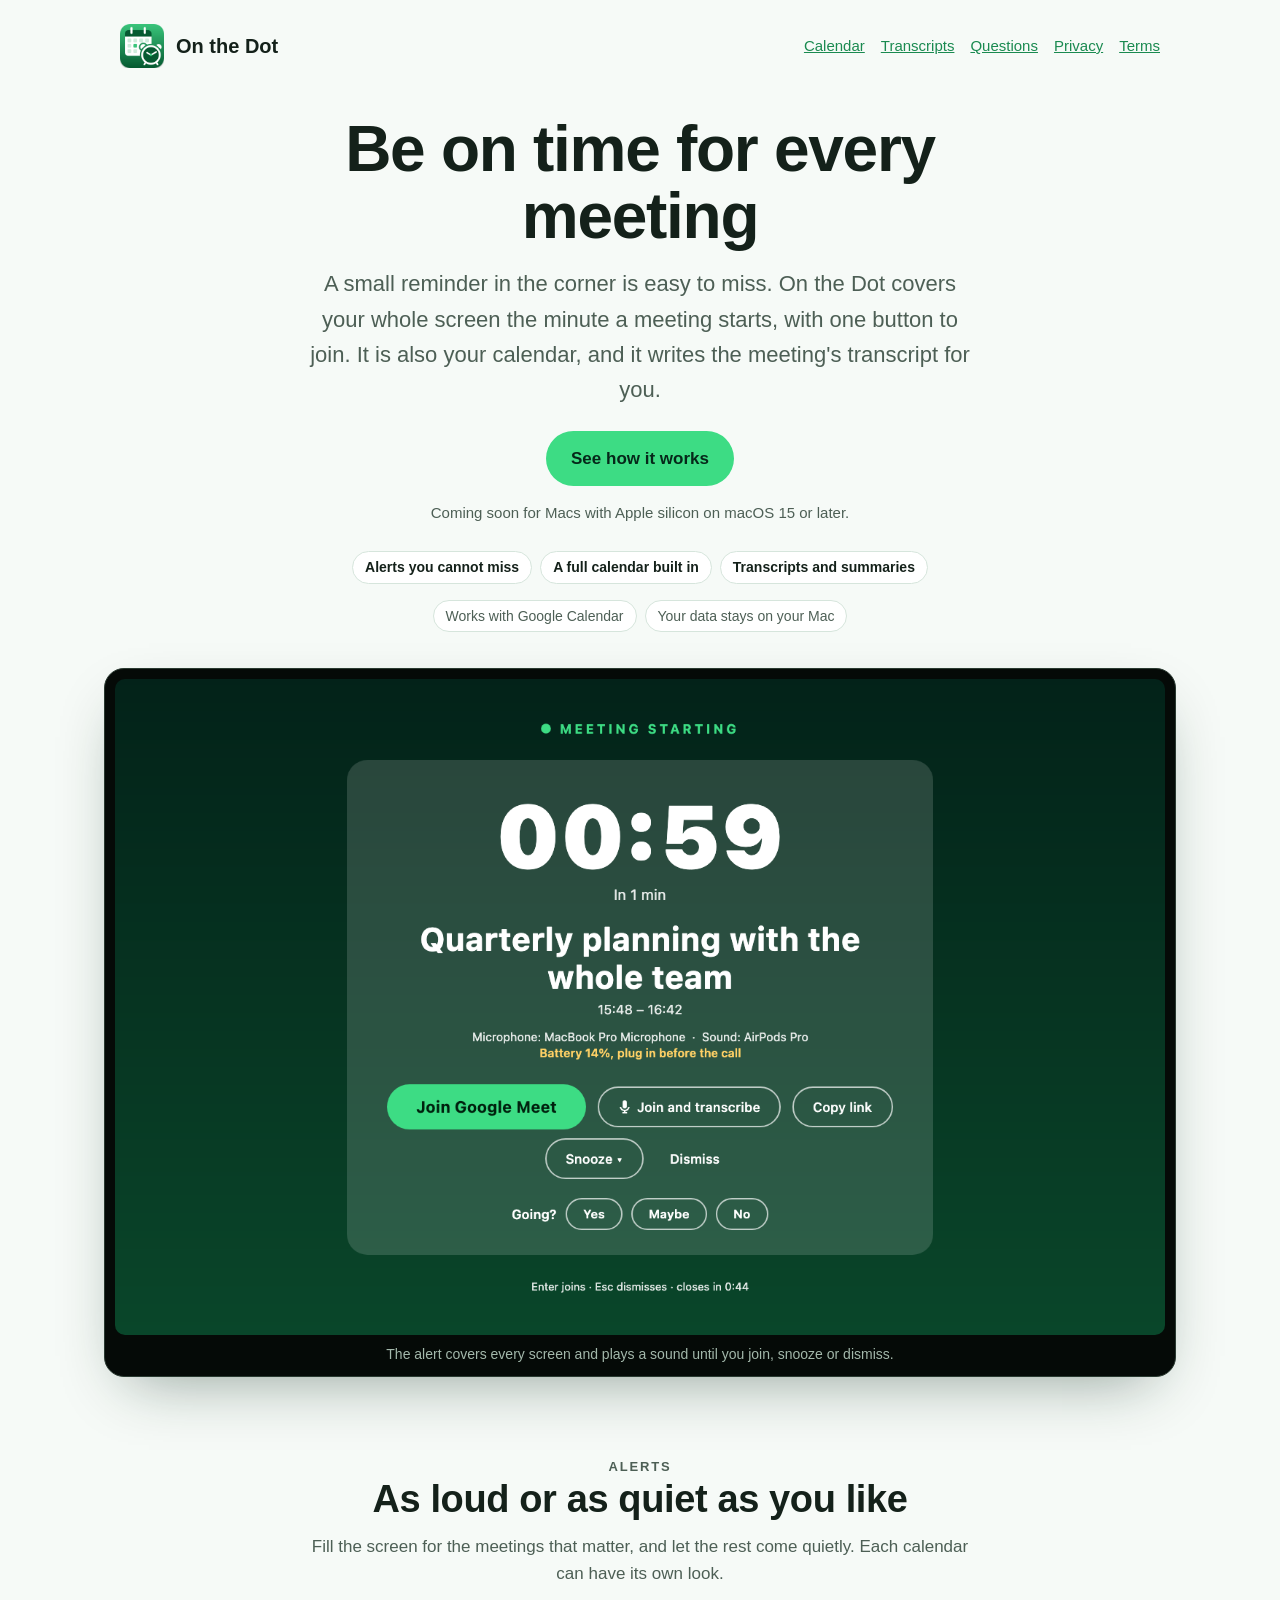
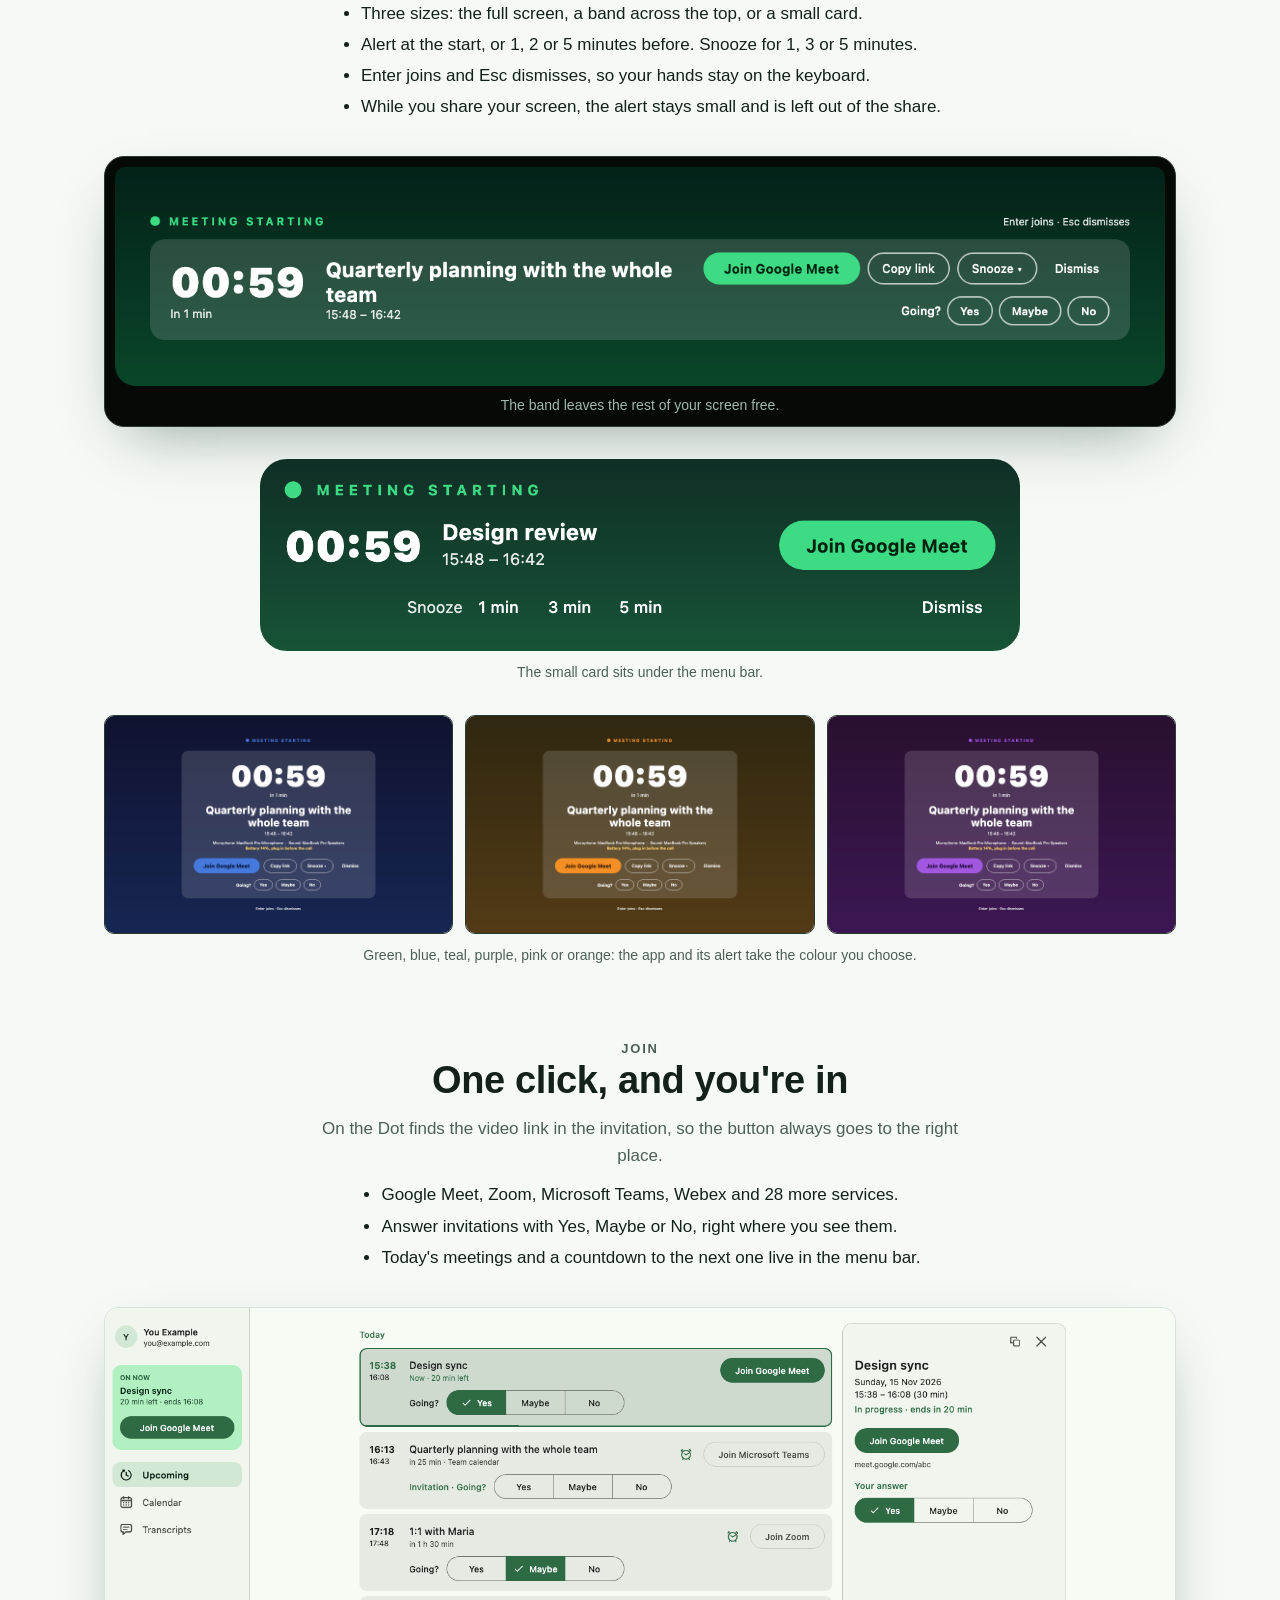
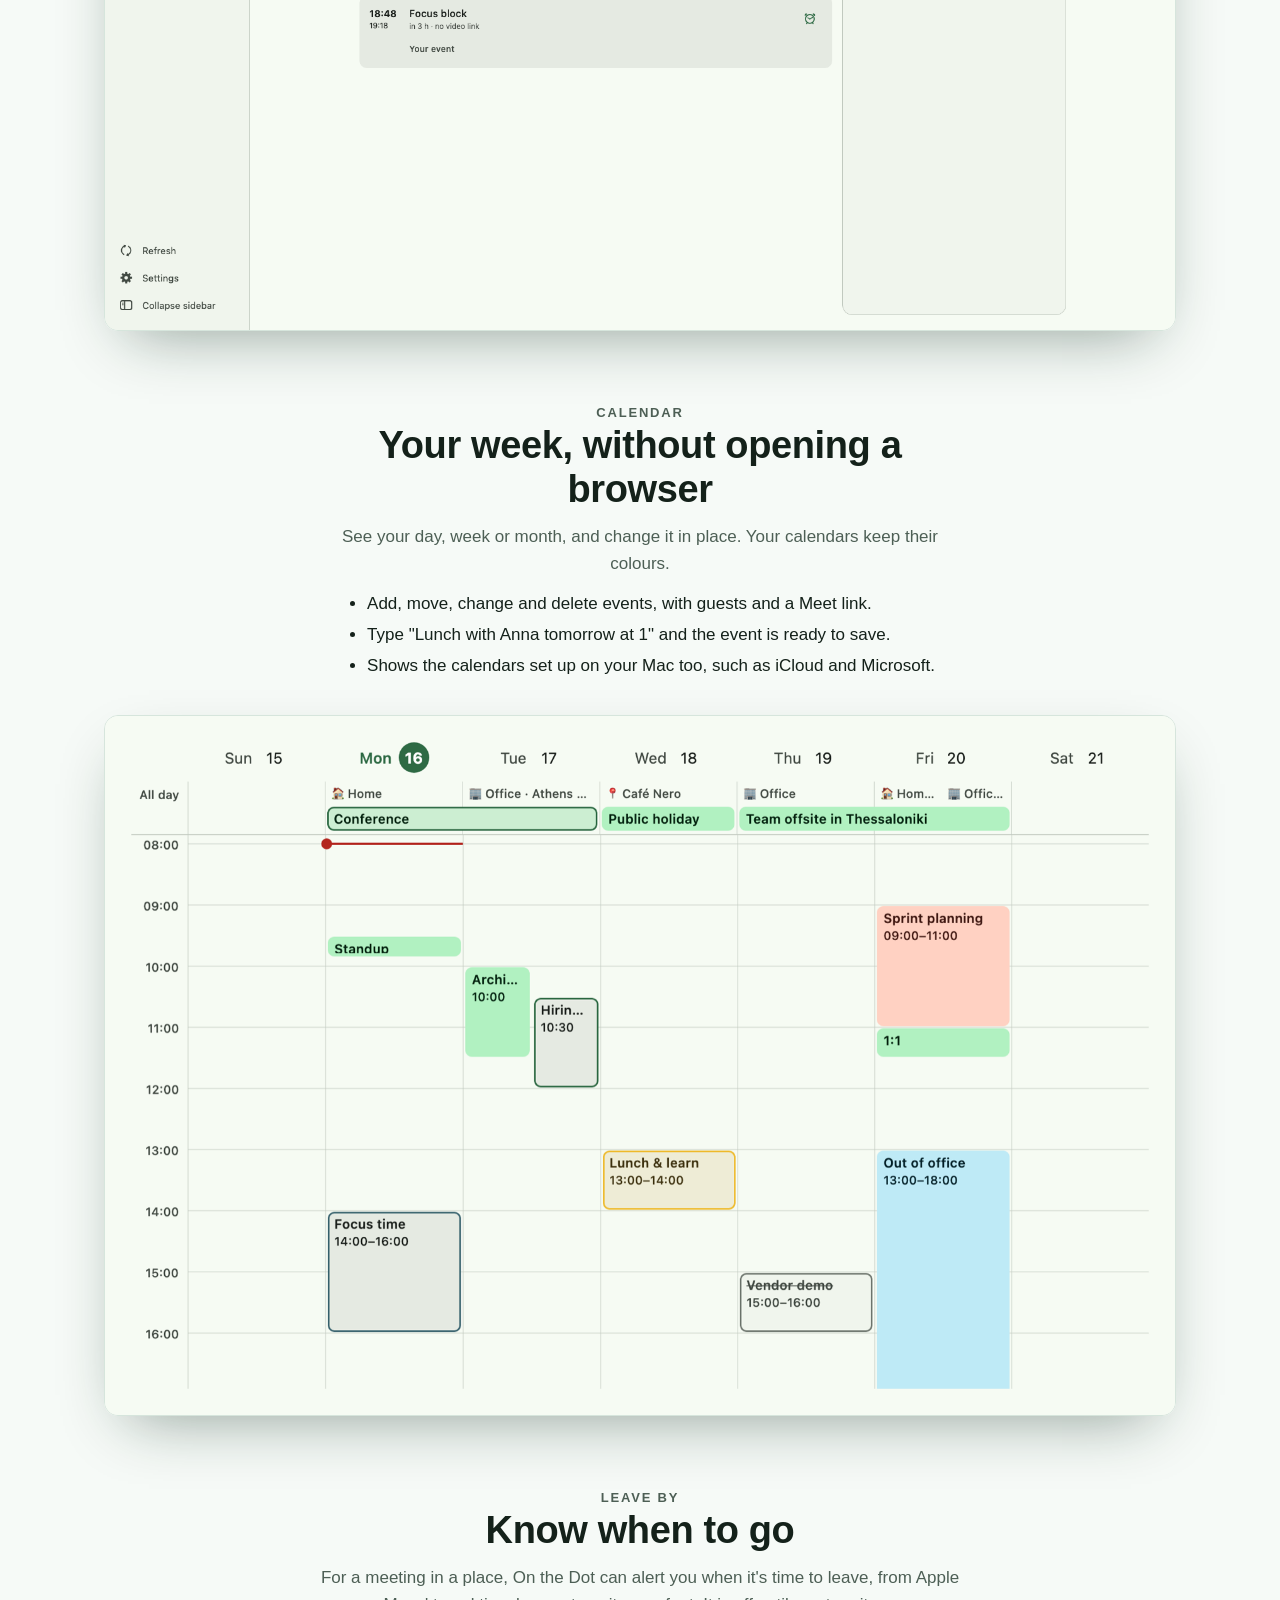
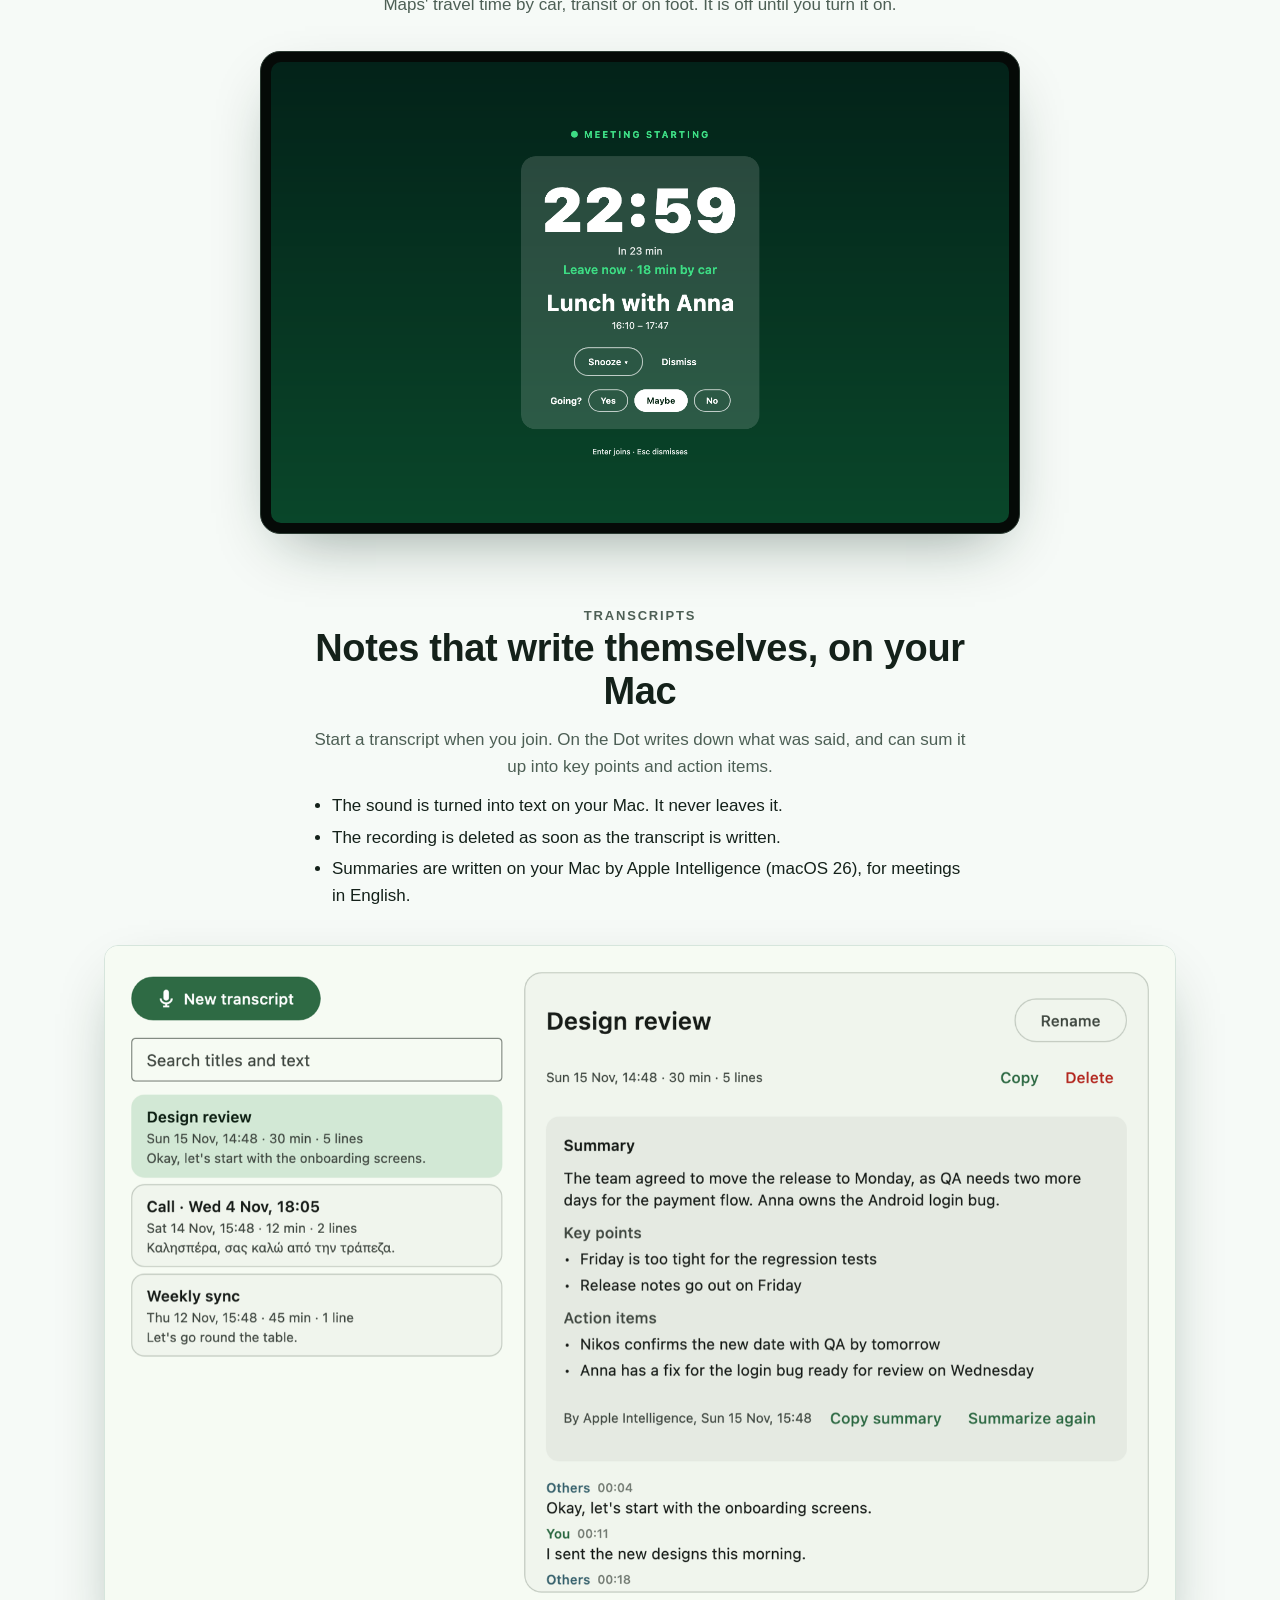
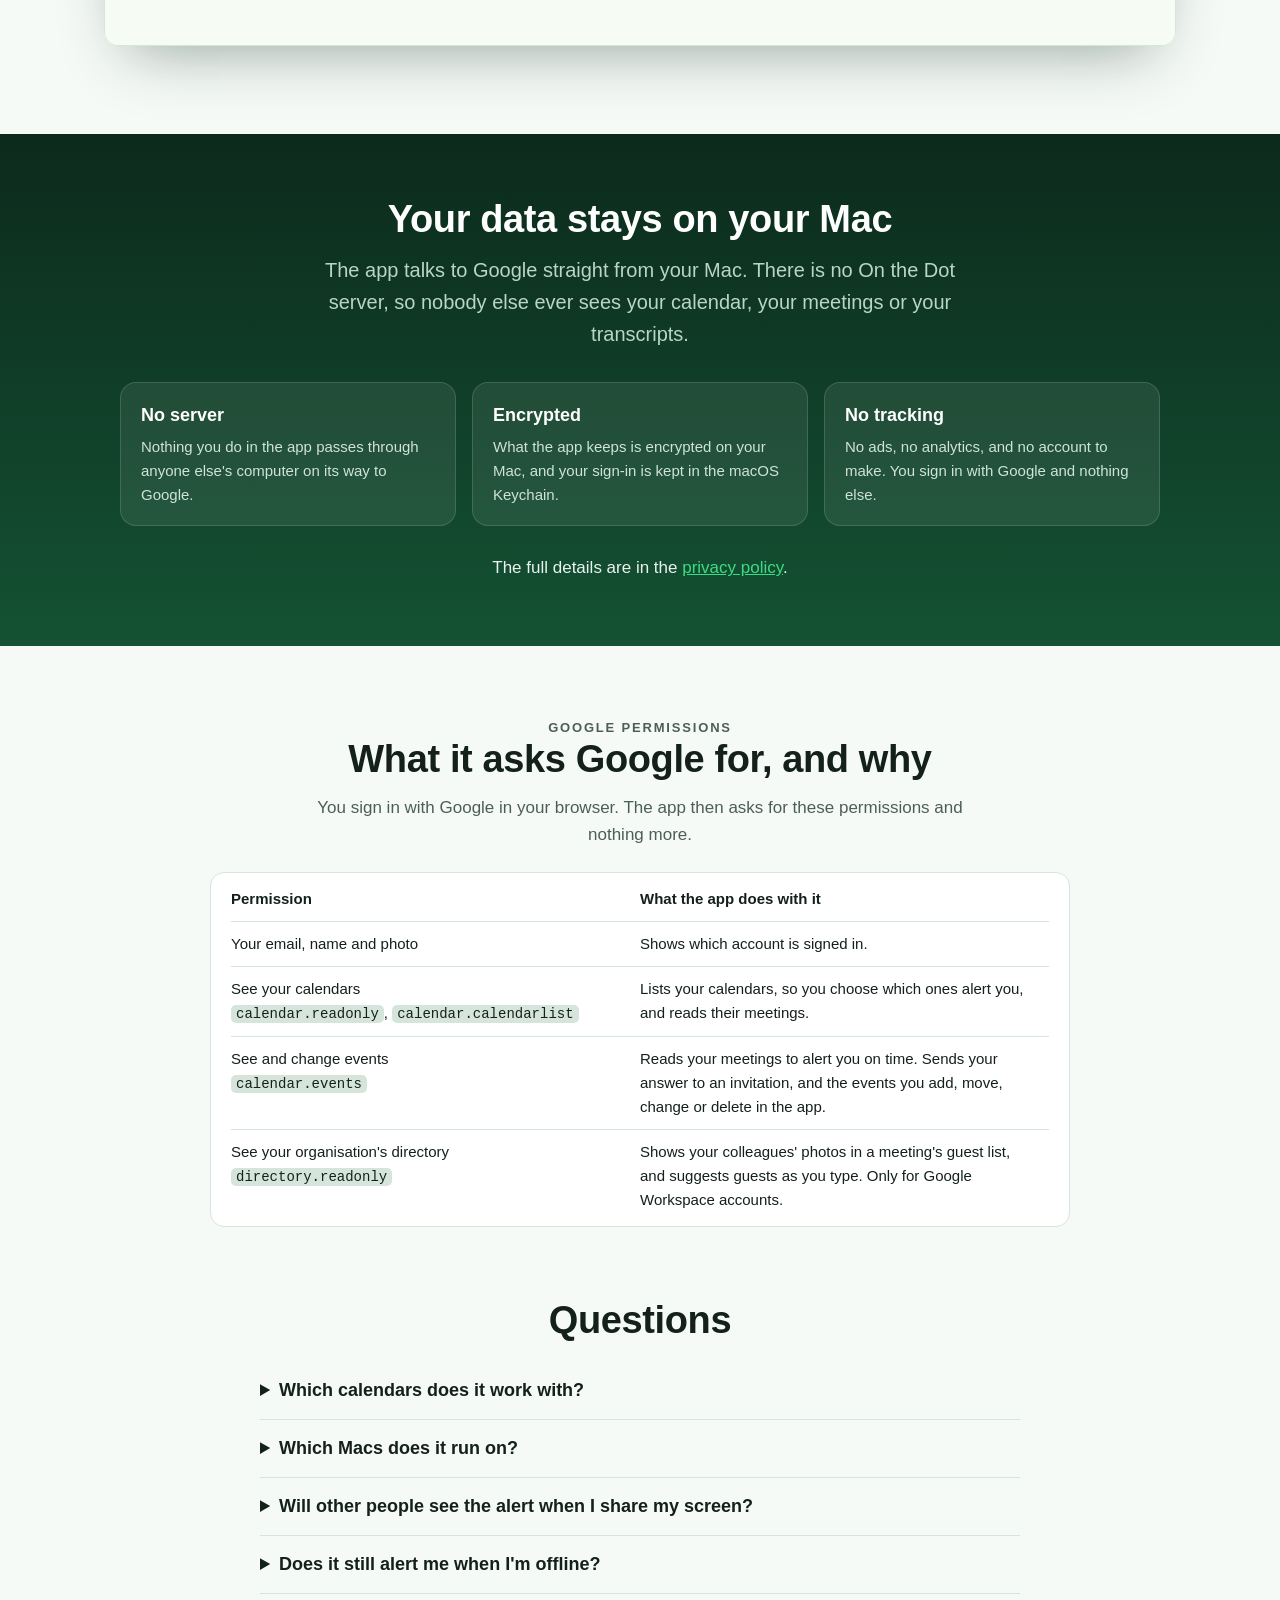
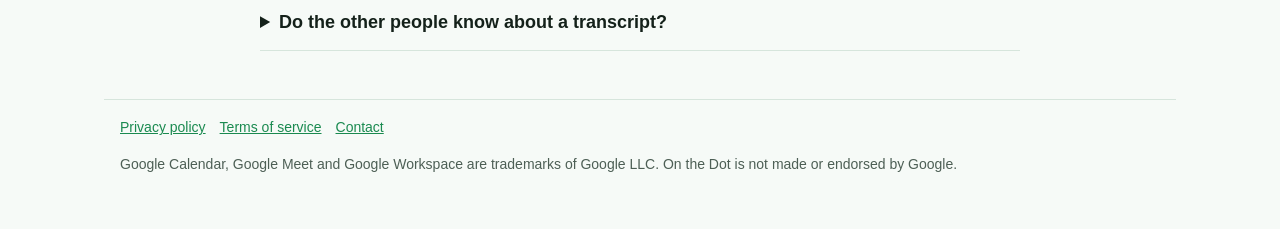
<file: index.html>
<!doctype html>
<html lang="en">
<head>
  <meta charset="utf-8">
  <meta name="viewport" content="width=device-width, initial-scale=1">
  <!-- Proves to Google that this site is yours (Search Console). Keep it: Google checks it again from time to time. -->
  <meta name="google-site-verification" content="06Ci0x_Z8qUfjNM6JI9JEYcRV7CEZEPoXsNodhVxOsw" />
  <title>On the Dot: be on time for every meeting</title>
  <meta name="description" content="On the Dot is a Mac menu-bar app that covers your screen the minute your next Google Calendar meeting starts, with one button to join.">
  <link rel="icon" href="icon.png">
  <!-- Change the number when style.css changes, so a browser never pairs a new page with an old style. -->
  <link rel="stylesheet" href="style.css?v=2">
</head>
<body class="home">
<header>
  <img src="icon.png" alt="">
  <a class="name" href="index.html">On the Dot</a>
  <nav><a class="jump" href="#calendar">Calendar</a><a class="jump" href="#transcripts">Transcripts</a><a class="jump" href="#questions">Questions</a><a href="privacy.html">Privacy</a><a href="terms.html">Terms</a></nav>
</header>

<main>
  <section class="hero wrap">
    <div class="text">
      <h1>Be on time for every meeting</h1>
      <p class="lead">A small reminder in the corner is easy to miss. On the Dot covers your whole screen the minute
        a meeting starts, with one button to join. It is also your calendar, and it writes the meeting's transcript
        for you.</p>
      <div class="actions">
        <a class="button" href="#alerts">See how it works</a>
      </div>
      <p class="soft">Coming soon for Macs with Apple silicon on macOS 15 or later.</p>
      <ul class="chips">
        <li><a href="#alerts">Alerts you cannot miss</a></li>
        <li><a href="#calendar">A full calendar built in</a></li>
        <li><a href="#transcripts">Transcripts and summaries</a></li>
        <li>Works with Google Calendar</li>
        <li>Your data stays on your Mac</li>
      </ul>
    </div>
    <figure class="screen">
      <img src="shots/alert.png" width="1440" height="900"
           alt="The full-screen alert: a one-minute countdown, the meeting's title, and buttons to join Google Meet, snooze or dismiss">
      <figcaption>The alert covers every screen and plays a sound until you join, snooze or dismiss.</figcaption>
    </figure>
  </section>

  <section class="feature wrap" id="alerts">
    <div class="text">
      <p class="eyebrow">Alerts</p>
      <h2>As loud or as quiet as you like</h2>
      <p>Fill the screen for the meetings that matter, and let the rest come quietly. Each calendar can have its
        own look.</p>
      <ul>
        <li>Three sizes: the full screen, a band across the top, or a small card.</li>
        <li>Alert at the start, or 1, 2 or 5 minutes before. Snooze for 1, 3 or 5 minutes.</li>
        <li>Enter joins and Esc dismisses, so your hands stay on the keyboard.</li>
        <li>While you share your screen, the alert stays small and is left out of the share.</li>
      </ul>
    </div>
    <figure class="screen">
      <img src="shots/alert-band.png" width="1440" height="300" loading="lazy"
           alt="The alert as a band across the top of the screen, with the countdown, the title and the Join button">
      <figcaption>The band leaves the rest of your screen free.</figcaption>
    </figure>
    <figure class="narrow">
      <img src="shots/alert-small.png" width="1240" height="312" loading="lazy"
           alt="The alert as a small card under the menu bar, with the countdown, Join, snooze times and Dismiss">
      <figcaption>The small card sits under the menu bar.</figcaption>
    </figure>
    <figure>
      <div class="trio">
        <img src="shots/alert-blue.png" width="720" height="450" loading="lazy" alt="The alert in blue">
        <img src="shots/alert-orange.png" width="720" height="450" loading="lazy" alt="The alert in orange">
        <img src="shots/alert-purple.png" width="720" height="450" loading="lazy" alt="The alert in purple">
      </div>
      <figcaption>Green, blue, teal, purple, pink or orange: the app and its alert take the colour you choose.</figcaption>
    </figure>
  </section>

  <section class="feature wrap">
    <div class="text">
      <p class="eyebrow">Join</p>
      <h2>One click, and you're in</h2>
      <p>On the Dot finds the video link in the invitation, so the button always goes to the right place.</p>
      <ul>
        <li>Google Meet, Zoom, Microsoft Teams, Webex and 28 more services.</li>
        <li>Answer invitations with Yes, Maybe or No, right where you see them.</li>
        <li>Today's meetings and a countdown to the next one live in the menu bar.</li>
      </ul>
    </div>
    <figure class="window">
      <picture>
        <source srcset="shots/upcoming-dark.png" media="(prefers-color-scheme: dark)">
        <img src="shots/upcoming-light.png" width="1720" height="1000" loading="lazy"
             alt="The Upcoming list: today's meetings, each with a Join button for its service and Yes, Maybe, No answers">
      </picture>
    </figure>
  </section>

  <section class="feature wrap" id="calendar">
    <div class="text">
      <p class="eyebrow">Calendar</p>
      <h2>Your week, without opening a browser</h2>
      <p>See your day, week or month, and change it in place. Your calendars keep their colours.</p>
      <ul>
        <li>Add, move, change and delete events, with guests and a Meet link.</li>
        <li>Type "Lunch with Anna tomorrow at 1" and the event is ready to save.</li>
        <li>Shows the calendars set up on your Mac too, such as iCloud and Microsoft.</li>
      </ul>
    </div>
    <figure class="window">
      <picture>
        <source srcset="shots/calendar-dark.png" media="(prefers-color-scheme: dark)">
        <img src="shots/calendar-light.png" width="1700" height="1110" loading="lazy"
             alt="The week view of the calendar, with meetings in their calendars' colours, all-day events and where you work each day">
      </picture>
    </figure>
  </section>

  <section class="feature wrap">
    <div class="text">
      <p class="eyebrow">Leave by</p>
      <h2>Know when to go</h2>
      <p>For a meeting in a place, On the Dot can alert you when it's time to leave, from Apple Maps' travel time
        by car, transit or on foot. It is off until you turn it on.</p>
    </div>
    <figure class="screen narrow">
      <img src="shots/alert-leave.png" width="1440" height="900" loading="lazy"
           alt="An alert for a lunch that says: Leave now, 18 minutes by car">
    </figure>
  </section>

  <section class="feature wrap" id="transcripts">
    <div class="text">
      <p class="eyebrow">Transcripts</p>
      <h2>Notes that write themselves, on your Mac</h2>
      <p>Start a transcript when you join. On the Dot writes down what was said, and can sum it up into key points
        and action items.</p>
      <ul>
        <li>The sound is turned into text on your Mac. It never leaves it.</li>
        <li>The recording is deleted as soon as the transcript is written.</li>
        <li>Summaries are written on your Mac by Apple Intelligence (macOS 26), for meetings in English.</li>
      </ul>
    </div>
    <figure class="window">
      <picture>
        <source srcset="shots/transcripts-dark.png" media="(prefers-color-scheme: dark)">
        <img src="shots/transcripts-light.png" width="1700" height="1110" loading="lazy"
             alt="A kept transcript with its summary: a short overview, key points and action items, above who said what">
      </picture>
    </figure>
  </section>

  <section class="band">
    <div class="wrap">
      <h2>Your data stays on your Mac</h2>
      <p class="lead">The app talks to Google straight from your Mac. There is no On the Dot server, so nobody
        else ever sees your calendar, your meetings or your transcripts.</p>
      <div class="points">
        <div><h3>No server</h3><p>Nothing you do in the app passes through anyone else's computer on its way to
          Google.</p></div>
        <div><h3>Encrypted</h3><p>What the app keeps is encrypted on your Mac, and your sign-in is kept in the
          macOS Keychain.</p></div>
        <div><h3>No tracking</h3><p>No ads, no analytics, and no account to make. You sign in with Google and
          nothing else.</p></div>
      </div>
      <p class="more">The full details are in the <a href="privacy.html">privacy policy</a>.</p>
    </div>
  </section>

  <section class="permissions wrap">
    <div class="text">
      <p class="eyebrow">Google permissions</p>
      <h2>What it asks Google for, and why</h2>
      <p>You sign in with Google in your browser. The app then asks for these permissions and nothing more.</p>
    </div>
    <div class="card scroll">
      <table>
        <tr><th>Permission</th><th>What the app does with it</th></tr>
        <tr><td>Your email, name and photo</td><td>Shows which account is signed in.</td></tr>
        <tr><td>See your calendars<br><code>calendar.readonly</code>, <code>calendar.calendarlist</code></td>
          <td>Lists your calendars, so you choose which ones alert you, and reads their meetings.</td></tr>
        <tr><td>See and change events<br><code>calendar.events</code></td>
          <td>Reads your meetings to alert you on time. Sends your answer to an invitation, and the events you add,
            move, change or delete in the app.</td></tr>
        <tr><td>See your organisation's directory<br><code>directory.readonly</code></td>
          <td>Shows your colleagues' photos in a meeting's guest list, and suggests guests as you type. Only for
            Google Workspace accounts.</td></tr>
      </table>
    </div>
  </section>

  <section class="faq wrap" id="questions">
    <h2>Questions</h2>
    <div class="list">
      <details>
        <summary>Which calendars does it work with?</summary>
        <p>Google Calendar, with one Google account or several. It can also show and alert for the calendars set
          up on your Mac, such as iCloud and Microsoft.</p>
      </details>
      <details>
        <summary>Which Macs does it run on?</summary>
        <p>Macs with Apple silicon, on macOS 15 or later. Summaries need Apple Intelligence, on macOS 26.</p>
      </details>
      <details>
        <summary>Will other people see the alert when I share my screen?</summary>
        <p>No. While you share your screen, the alert shows as the band or the small card, and it is left out of
          the share.</p>
      </details>
      <details>
        <summary>Does it still alert me when I'm offline?</summary>
        <p>Yes. The app remembers the meetings it last read, so alerts still come when the network drops.</p>
      </details>
      <details>
        <summary>Do the other people know about a transcript?</summary>
        <p>Only if you tell them. In many places you must tell people, or ask them, before you record what they
          say, so please do.</p>
      </details>
    </div>
  </section>
</main>

<footer>
  <a href="privacy.html">Privacy policy</a><a href="terms.html">Terms of service</a><a href="mailto:onthedotapplication@gmail.com">Contact</a>
  <p>Google Calendar, Google Meet and Google Workspace are trademarks of Google LLC. On the Dot is not made or
    endorsed by Google.</p>
</footer>
</body>
</html>
</file>
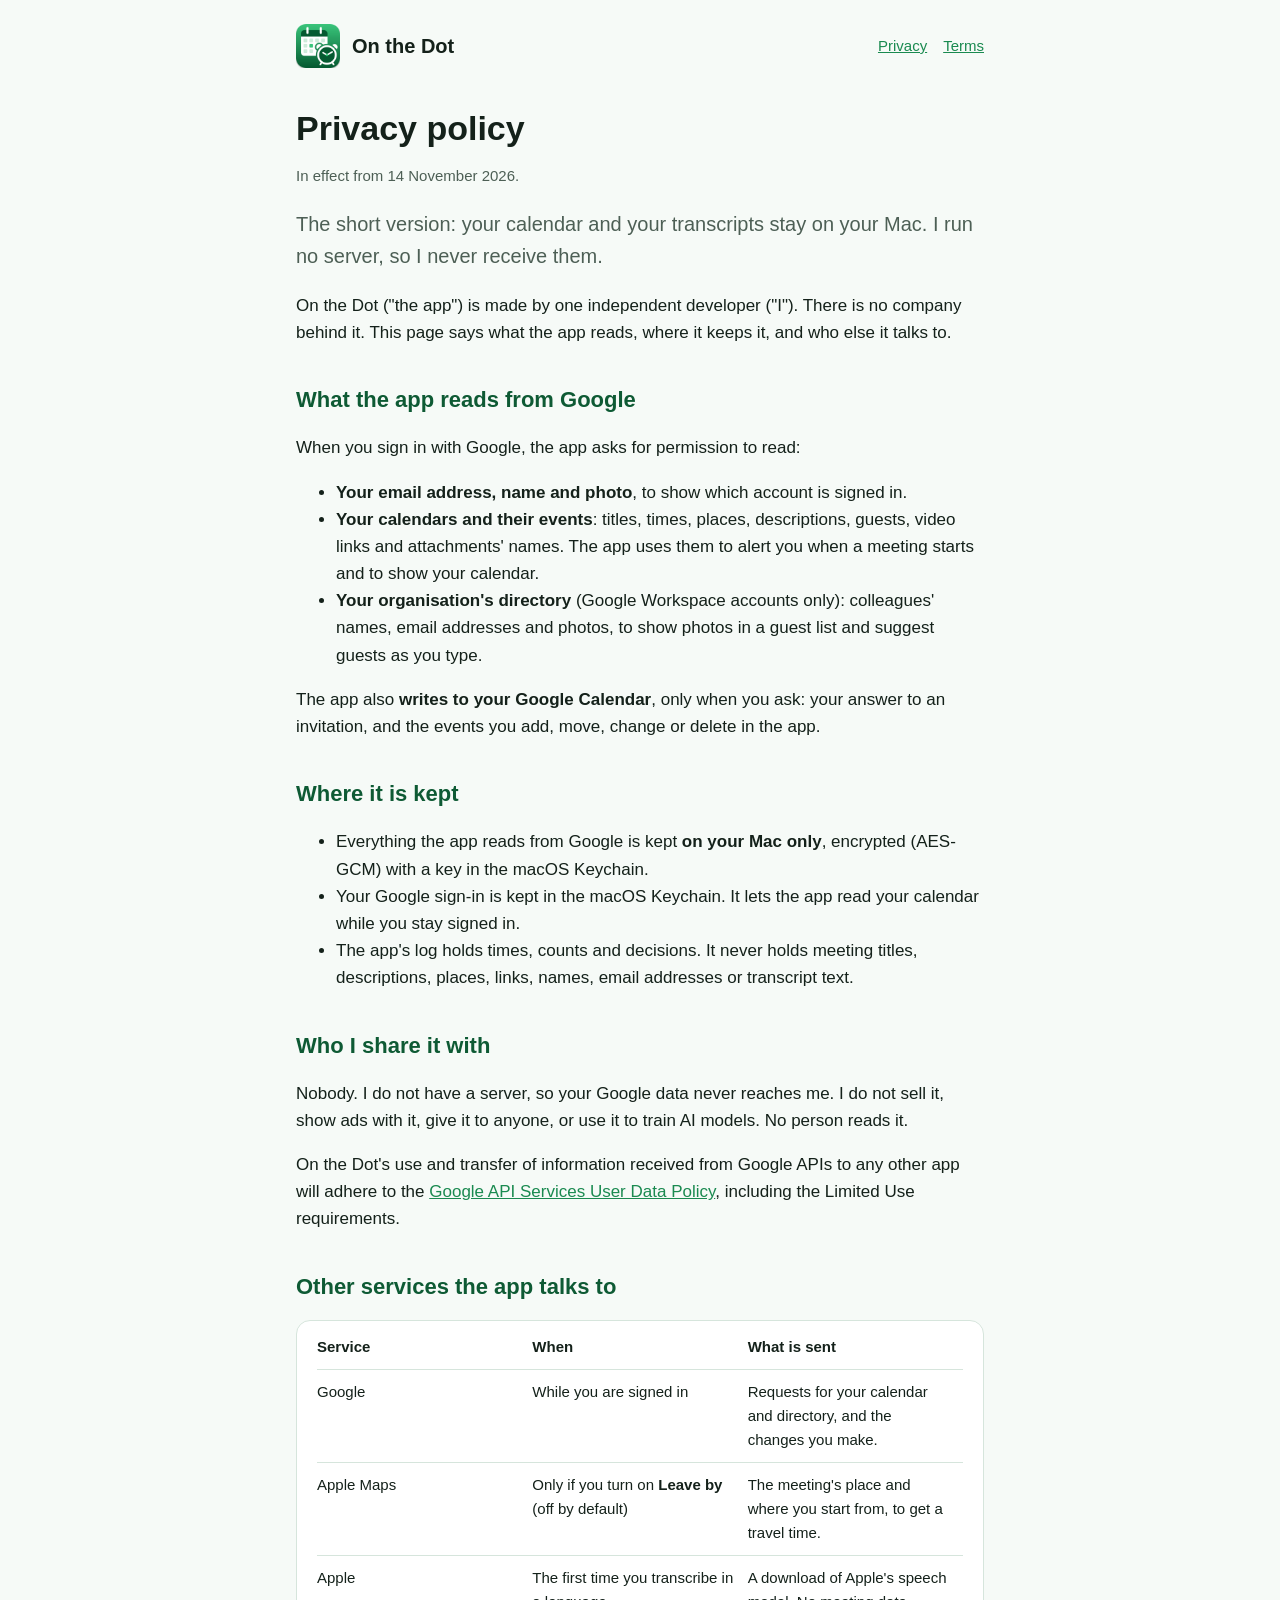
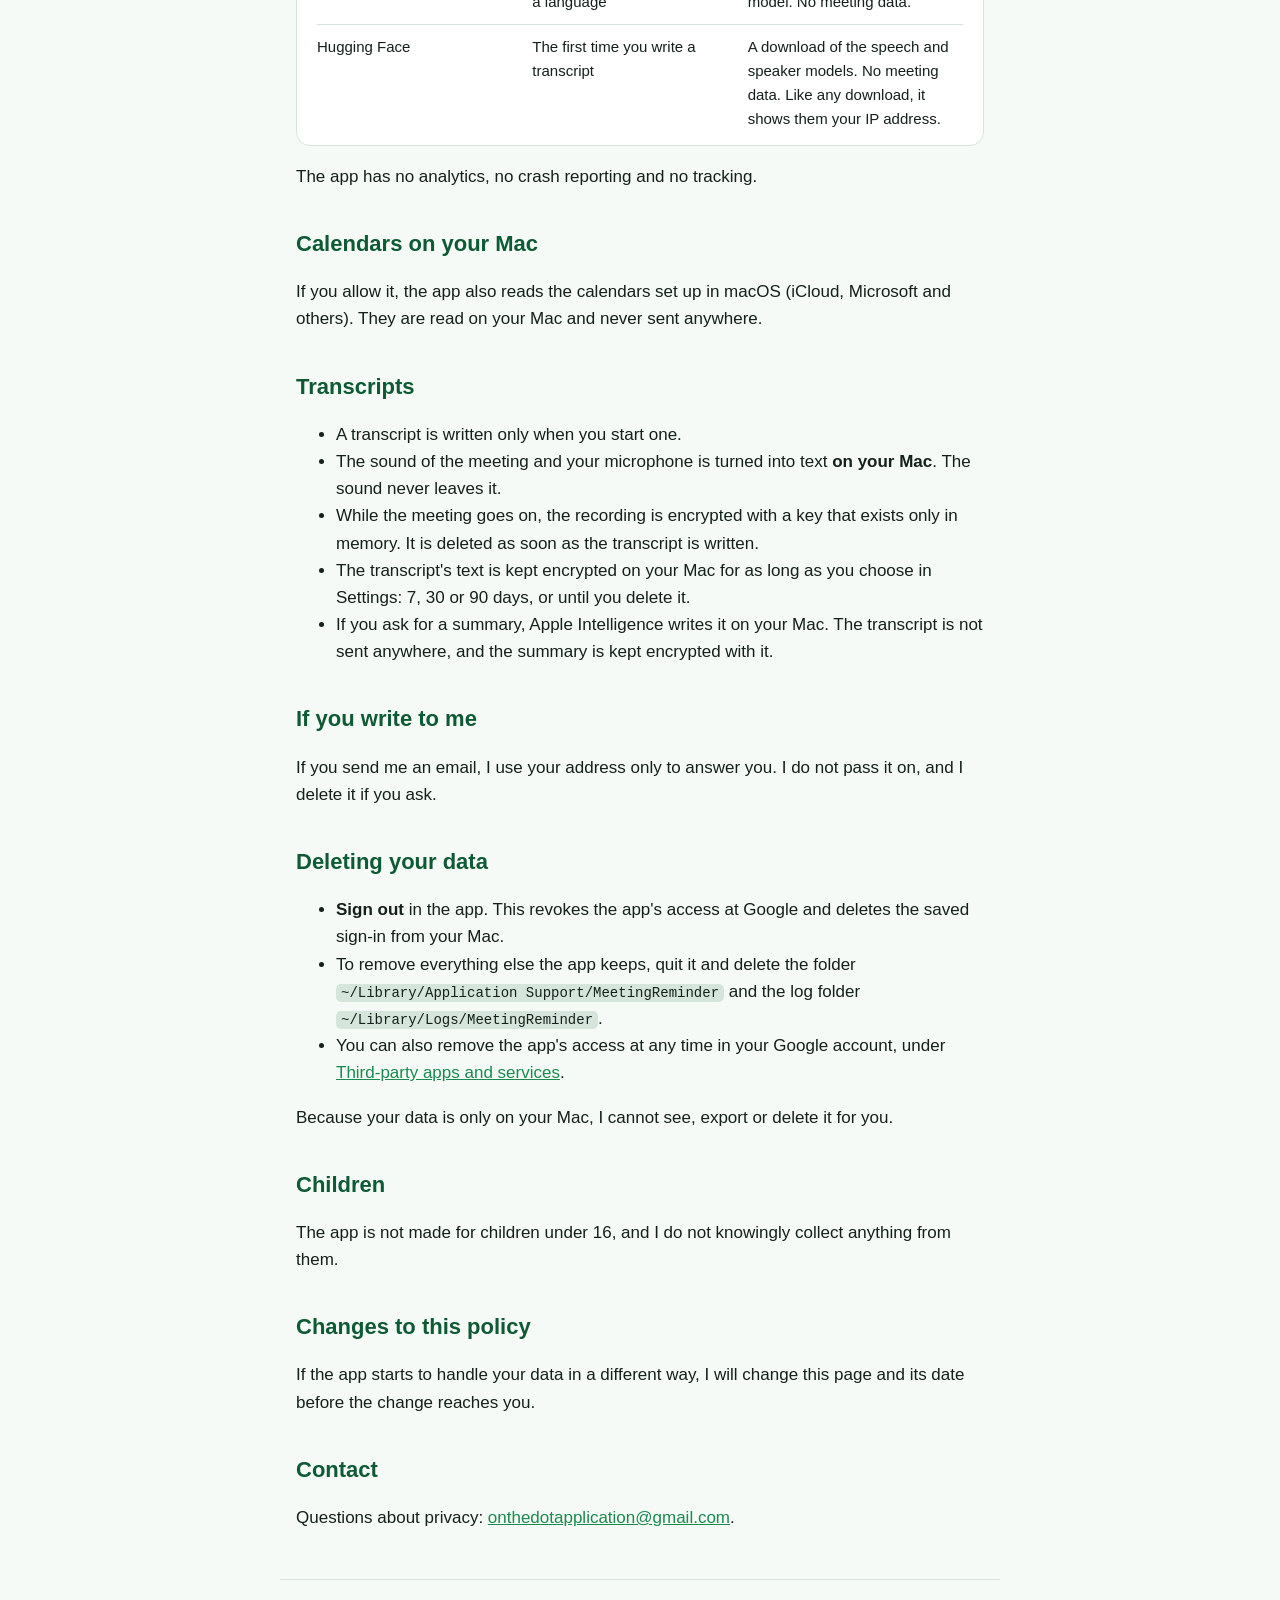
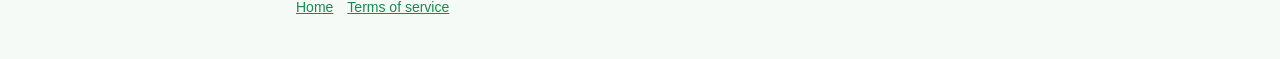
<file: privacy.html>
<!doctype html>
<html lang="en">
<head>
  <meta charset="utf-8">
  <meta name="viewport" content="width=device-width, initial-scale=1">
  <title>Privacy policy: On the Dot</title>
  <link rel="icon" href="icon.png">
  <!-- Change the number when style.css changes, so a browser never pairs a new page with an old style. -->
  <link rel="stylesheet" href="style.css?v=2">
</head>
<body>
<header>
  <img src="icon.png" alt="">
  <a class="name" href="index.html">On the Dot</a>
  <nav><a href="privacy.html">Privacy</a><a href="terms.html">Terms</a></nav>
</header>

<main>
  <h1>Privacy policy</h1>
  <p class="soft">In effect from 14 November 2026.</p>
  <p class="lead">The short version: your calendar and your transcripts stay on your Mac. I run no server, so I never receive them.</p>
  <p>On the Dot ("the app") is made by one independent developer ("I"). There is no company behind it. This page says
    what the app reads, where it keeps it, and who else it talks to.</p>

  <h2>What the app reads from Google</h2>
  <p>When you sign in with Google, the app asks for permission to read:</p>
  <ul>
    <li><strong>Your email address, name and photo</strong>, to show which account is signed in.</li>
    <li><strong>Your calendars and their events</strong>: titles, times, places, descriptions, guests, video links
      and attachments' names. The app uses them to alert you when a meeting starts and to show your calendar.</li>
    <li><strong>Your organisation's directory</strong> (Google Workspace accounts only): colleagues' names, email
      addresses and photos, to show photos in a guest list and suggest guests as you type.</li>
  </ul>
  <p>The app also <strong>writes to your Google Calendar</strong>, only when you ask: your answer to an invitation,
    and the events you add, move, change or delete in the app.</p>

  <h2>Where it is kept</h2>
  <ul>
    <li>Everything the app reads from Google is kept <strong>on your Mac only</strong>, encrypted (AES-GCM) with a
      key in the macOS Keychain.</li>
    <li>Your Google sign-in is kept in the macOS Keychain. It lets the app read your calendar while you stay signed
      in.</li>
    <li>The app's log holds times, counts and decisions. It never holds meeting titles, descriptions, places,
      links, names, email addresses or transcript text.</li>
  </ul>

  <h2>Who I share it with</h2>
  <p>Nobody. I do not have a server, so your Google data never reaches me. I do not sell it, show ads with it,
    give it to anyone, or use it to train AI models. No person reads it.</p>
  <p>On the Dot's use and transfer of information received from Google APIs to any other app will adhere to the
    <a href="https://developers.google.com/terms/api-services-user-data-policy">Google API Services User Data
    Policy</a>, including the Limited Use requirements.</p>

  <h2>Other services the app talks to</h2>
  <div class="card scroll">
    <table>
      <tr><th>Service</th><th>When</th><th>What is sent</th></tr>
      <tr><td>Google</td><td>While you are signed in</td>
        <td>Requests for your calendar and directory, and the changes you make.</td></tr>
      <tr><td>Apple Maps</td><td>Only if you turn on <strong>Leave by</strong> (off by default)</td>
        <td>The meeting's place and where you start from, to get a travel time.</td></tr>
      <tr><td>Apple</td><td>The first time you transcribe in a language</td>
        <td>A download of Apple's speech model. No meeting data.</td></tr>
      <tr><td>Hugging Face</td><td>The first time you write a transcript</td>
        <td>A download of the speech and speaker models. No meeting data. Like any download, it shows them your
          IP address.</td></tr>
    </table>
  </div>
  <p>The app has no analytics, no crash reporting and no tracking.</p>

  <h2>Calendars on your Mac</h2>
  <p>If you allow it, the app also reads the calendars set up in macOS (iCloud, Microsoft and others). They are
    read on your Mac and never sent anywhere.</p>

  <h2>Transcripts</h2>
  <ul>
    <li>A transcript is written only when you start one.</li>
    <li>The sound of the meeting and your microphone is turned into text <strong>on your Mac</strong>. The sound
      never leaves it.</li>
    <li>While the meeting goes on, the recording is encrypted with a key that exists only in memory. It is deleted
      as soon as the transcript is written.</li>
    <li>The transcript's text is kept encrypted on your Mac for as long as you choose in Settings: 7, 30 or 90
      days, or until you delete it.</li>
    <li>If you ask for a summary, Apple Intelligence writes it on your Mac. The transcript is not sent anywhere,
      and the summary is kept encrypted with it.</li>
  </ul>

  <h2>If you write to me</h2>
  <p>If you send me an email, I use your address only to answer you. I do
    not pass it on, and I delete it if you ask.</p>

  <h2>Deleting your data</h2>
  <ul>
    <li><strong>Sign out</strong> in the app. This revokes the app's access at Google and deletes the saved sign-in
      from your Mac.</li>
    <li>To remove everything else the app keeps, quit it and delete the folder
      <code>~/Library/Application Support/MeetingReminder</code> and the log folder
      <code>~/Library/Logs/MeetingReminder</code>.</li>
    <li>You can also remove the app's access at any time in your Google account, under
      <a href="https://myaccount.google.com/permissions">Third-party apps and services</a>.</li>
  </ul>
  <p>Because your data is only on your Mac, I cannot see, export or delete it for you.</p>

  <h2>Children</h2>
  <p>The app is not made for children under 16, and I do not knowingly collect anything from them.</p>

  <h2>Changes to this policy</h2>
  <p>If the app starts to handle your data in a different way, I will change this page and its date before the
    change reaches you.</p>

  <h2>Contact</h2>
  <p>Questions about privacy: <a href="mailto:onthedotapplication@gmail.com">onthedotapplication@gmail.com</a>.</p>
</main>

<footer>
  <a href="index.html">Home</a><a href="terms.html">Terms of service</a>
</footer>
</body>
</html>
</file>
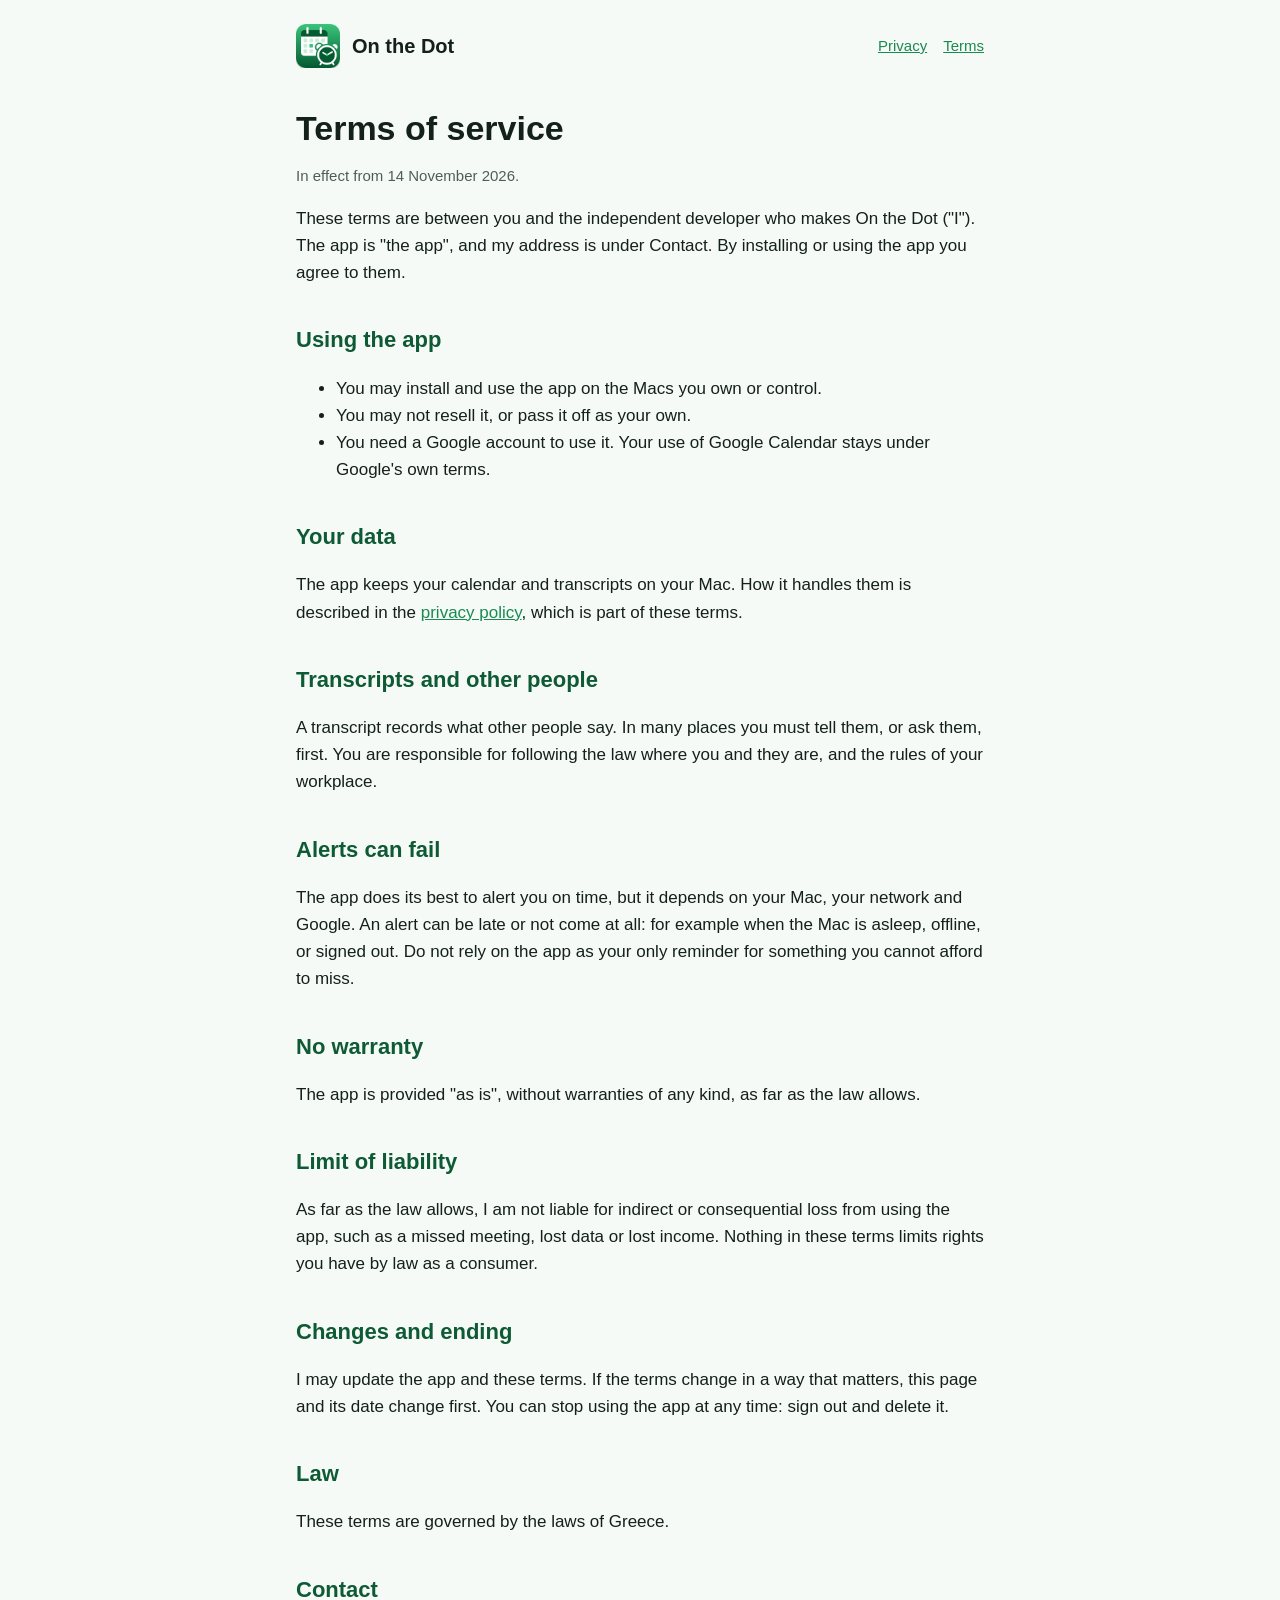
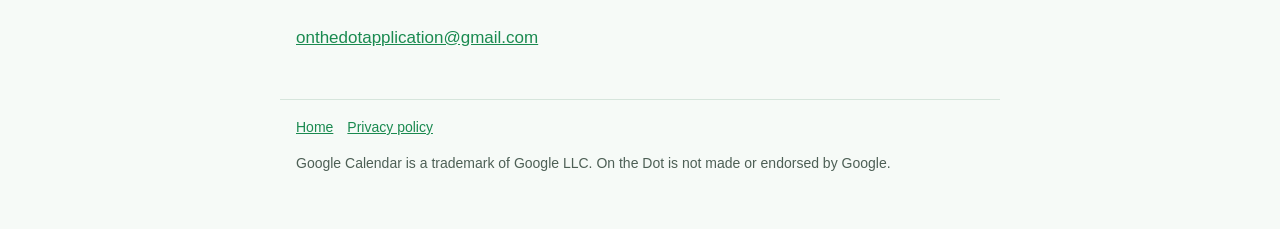
<file: terms.html>
<!doctype html>
<html lang="en">
<head>
  <meta charset="utf-8">
  <meta name="viewport" content="width=device-width, initial-scale=1">
  <title>Terms of service: On the Dot</title>
  <link rel="icon" href="icon.png">
  <!-- Change the number when style.css changes, so a browser never pairs a new page with an old style. -->
  <link rel="stylesheet" href="style.css?v=2">
</head>
<body>
<header>
  <img src="icon.png" alt="">
  <a class="name" href="index.html">On the Dot</a>
  <nav><a href="privacy.html">Privacy</a><a href="terms.html">Terms</a></nav>
</header>

<main>
  <h1>Terms of service</h1>
  <p class="soft">In effect from 14 November 2026.</p>
  <p>These terms are between you and the independent developer who makes On the Dot ("I"). The app is "the app",
    and my address is under Contact. By installing or using the app you agree to them.</p>

  <h2>Using the app</h2>
  <ul>
    <li>You may install and use the app on the Macs you own or control.</li>
    <li>You may not resell it, or pass it off as your own.</li>
    <li>You need a Google account to use it. Your use of Google Calendar stays under Google's own terms.</li>
  </ul>

  <h2>Your data</h2>
  <p>The app keeps your calendar and transcripts on your Mac. How it handles them is described in the
    <a href="privacy.html">privacy policy</a>, which is part of these terms.</p>

  <h2>Transcripts and other people</h2>
  <p>A transcript records what other people say. In many places you must tell them, or ask them, first. You are
    responsible for following the law where you and they are, and the rules of your workplace.</p>

  <h2>Alerts can fail</h2>
  <p>The app does its best to alert you on time, but it depends on your Mac, your network and Google. An alert can
    be late or not come at all: for example when the Mac is asleep, offline, or signed out. Do not rely on the app
    as your only reminder for something you cannot afford to miss.</p>

  <h2>No warranty</h2>
  <p>The app is provided "as is", without warranties of any kind, as far as the law allows.</p>

  <h2>Limit of liability</h2>
  <p>As far as the law allows, I am not liable for indirect or consequential loss from using the app, such as a
    missed meeting, lost data or lost income. Nothing in these terms limits rights you have by law as a consumer.</p>

  <h2>Changes and ending</h2>
  <p>I may update the app and these terms. If the terms change in a way that matters, this page and its date
    change first. You can stop using the app at any time: sign out and delete it.</p>

  <h2>Law</h2>
  <p>These terms are governed by the laws of Greece.</p>

  <h2>Contact</h2>
  <p><a href="mailto:onthedotapplication@gmail.com">onthedotapplication@gmail.com</a></p>
</main>

<footer>
  <a href="index.html">Home</a><a href="privacy.html">Privacy policy</a>
  <p>Google Calendar is a trademark of Google LLC. On the Dot is not made or endorsed by Google.</p>
</footer>
</body>
</html>
</file>
<file: style.css>
/* One style for the three pages. The greens are the app icon's and the alert's. */
:root {
  --page: #f6faf7;
  --card: #ffffff;
  --text: #14211a;
  --soft: #4d5f55;
  --line: #d6e5dc;
  --green: #0e5a34;
  --accent: #1a8a50;
  --join: #3ddc84;
  --deep: #0c2a1c;
  --shadow: 0 24px 60px -24px rgba(12, 42, 28, 0.45);
}
@media (prefers-color-scheme: dark) {
  :root {
    --page: #0c1611;
    --card: #14211a;
    --text: #e8f3ec;
    --soft: #a3b8ab;
    --line: #26392e;
    --green: #3cc47a;
    --accent: #3cc47a;
    --shadow: 0 24px 60px -24px rgba(0, 0, 0, 0.8);
  }
}
* { box-sizing: border-box; }
html { scroll-behavior: smooth; }
body {
  margin: 0;
  background: var(--page);
  color: var(--text);
  font: 17px/1.6 -apple-system, BlinkMacSystemFont, "Segoe UI", Helvetica, Arial, sans-serif;
}
img { max-width: 100%; height: auto; display: block; }
a { color: var(--accent); }

/* The policy and terms pages: one narrow column to read. */
main, header, footer { max-width: 720px; margin: 0 auto; padding: 0 16px; }
header { display: flex; align-items: center; gap: 12px; padding-top: 24px; padding-bottom: 8px; }
header img { width: 44px; height: 44px; }
header a.name { font-weight: 700; font-size: 20px; color: var(--text); text-decoration: none; white-space: nowrap; }
header nav { margin-left: auto; display: flex; flex-wrap: wrap; justify-content: flex-end; gap: 4px 16px; font-size: 15px; }
h1 { font-size: 34px; line-height: 1.2; margin: 32px 0 12px; }
h2 { font-size: 22px; margin: 36px 0 8px; color: var(--green); }
.lead { font-size: 20px; color: var(--soft); }
.soft { color: var(--soft); font-size: 15px; }
.card { background: var(--card); border: 1px solid var(--line); border-radius: 14px; padding: 4px 20px; margin: 16px 0; }
.scroll { overflow-x: auto; }
table { border-collapse: collapse; width: 100%; font-size: 15px; table-layout: fixed; overflow-wrap: anywhere; }
th, td { text-align: left; vertical-align: top; padding: 10px 12px 10px 0; border-bottom: 1px solid var(--line); }
tr:last-child td { border-bottom: 0; }
code { font-size: 14px; background: var(--line); padding: 1px 5px; border-radius: 5px; }
footer { margin-top: 48px; padding-top: 16px; padding-bottom: 40px; border-top: 1px solid var(--line); font-size: 14px; color: var(--soft); }
footer a { margin-right: 14px; }

/* The home page: wider, with pictures of the app. */
.home header, .home footer, .wrap { max-width: 1072px; }
.home main { max-width: none; padding: 0; }
.wrap { margin: 0 auto; padding: 0 16px; }
.text { max-width: 660px; margin: 0 auto; text-align: center; }
.text ul { text-align: left; display: inline-block; margin: 8px 0 0; padding-left: 22px; }
.text li { margin: 4px 0; }

.hero { padding: 40px 0 8px; }
.hero h1 { font-size: clamp(38px, 6.4vw, 64px); line-height: 1.05; letter-spacing: -0.02em; margin: 0 0 16px; }
.hero .lead { font-size: clamp(18px, 2.4vw, 22px); margin: 0 auto 24px; }
.actions { display: flex; flex-wrap: wrap; gap: 12px; justify-content: center; }
.button {
  display: inline-block; padding: 13px 24px; border-radius: 999px; font-weight: 650; text-decoration: none;
  background: var(--join); color: #06281a; border: 1px solid transparent;
}
.button:hover { filter: brightness(1.06); }
.text ul.chips { list-style: none; display: flex; flex-wrap: wrap; gap: 8px; justify-content: center; padding: 0; margin: 22px 0 0; }
.chips a { color: var(--text); text-decoration: none; font-weight: 600; }
.chips li { font-size: 14px; color: var(--soft); border: 1px solid var(--line); border-radius: 999px; padding: 4px 12px; background: var(--card); }

/* A picture of the app. "screen" is a whole display (the alert covers it); "window" is the app's own window. */
figure { margin: 32px auto 0; }
figcaption { text-align: center; font-size: 14px; color: var(--soft); margin-top: 10px; }
.screen img { border-radius: 10px; }
.screen { background: #050a07; padding: 10px; border-radius: 20px; box-shadow: var(--shadow); border: 1px solid #2a3a31; }
.screen figcaption { color: #a3b8ab; margin: 8px 0 0; }
.window img { border-radius: 14px; border: 1px solid var(--line); box-shadow: var(--shadow); }
.narrow { max-width: 760px; }
.trio { display: grid; grid-template-columns: repeat(3, 1fr); gap: 12px; margin-top: 16px; }
.trio img { border-radius: 10px; border: 1px solid #2a3a31; }

section.feature { padding: 72px 0 0; }
.eyebrow { font-size: 13px; font-weight: 700; letter-spacing: 0.14em; text-transform: uppercase; color: var(--accent); margin: 0 0 6px; }
.feature h2, .permissions h2, .band h2, .faq h2 {
  font-size: clamp(26px, 4vw, 38px); line-height: 1.15; letter-spacing: -0.01em; margin: 0 0 12px; color: var(--text);
}
.feature p, .permissions p { color: var(--soft); margin: 0; }

/* The promise about your data, on the alert's own dark green. */
.band { margin-top: 88px; padding: 64px 0; background: linear-gradient(180deg, var(--deep), #145233); color: #e8f3ec; }
.band h2 { color: #ffffff; text-align: center; }
.band .lead { color: #b9d6c5; text-align: center; max-width: 660px; margin: 0 auto; }
.points { display: grid; grid-template-columns: repeat(3, 1fr); gap: 16px; margin-top: 32px; }
.points div { background: rgba(255, 255, 255, 0.08); border: 1px solid rgba(255, 255, 255, 0.14); border-radius: 16px; padding: 18px 20px; }
.points h3 { margin: 0 0 6px; font-size: 18px; color: #ffffff; }
.points p { margin: 0; font-size: 15px; color: #cfe3d7; }
.band a { color: var(--join); }
.band .more { text-align: center; margin: 28px 0 0; }

.permissions { padding-top: 72px; }
.permissions .card { max-width: 860px; margin: 24px auto 0; }
.faq { padding-top: 72px; }
.faq .list { max-width: 760px; margin: 20px auto 0; }
.faq h2 { text-align: center; }
details { border-bottom: 1px solid var(--line); padding: 14px 0; }
summary { cursor: pointer; font-weight: 650; font-size: 18px; }
details p { margin: 8px 0 0; color: var(--soft); }

@media (max-width: 720px) {
  header nav .jump { display: none; }
  .points, .trio { grid-template-columns: 1fr; }
  .screen { padding: 6px; border-radius: 14px; }
  section.feature, .permissions, .faq { padding-top: 56px; }
}
</file>
